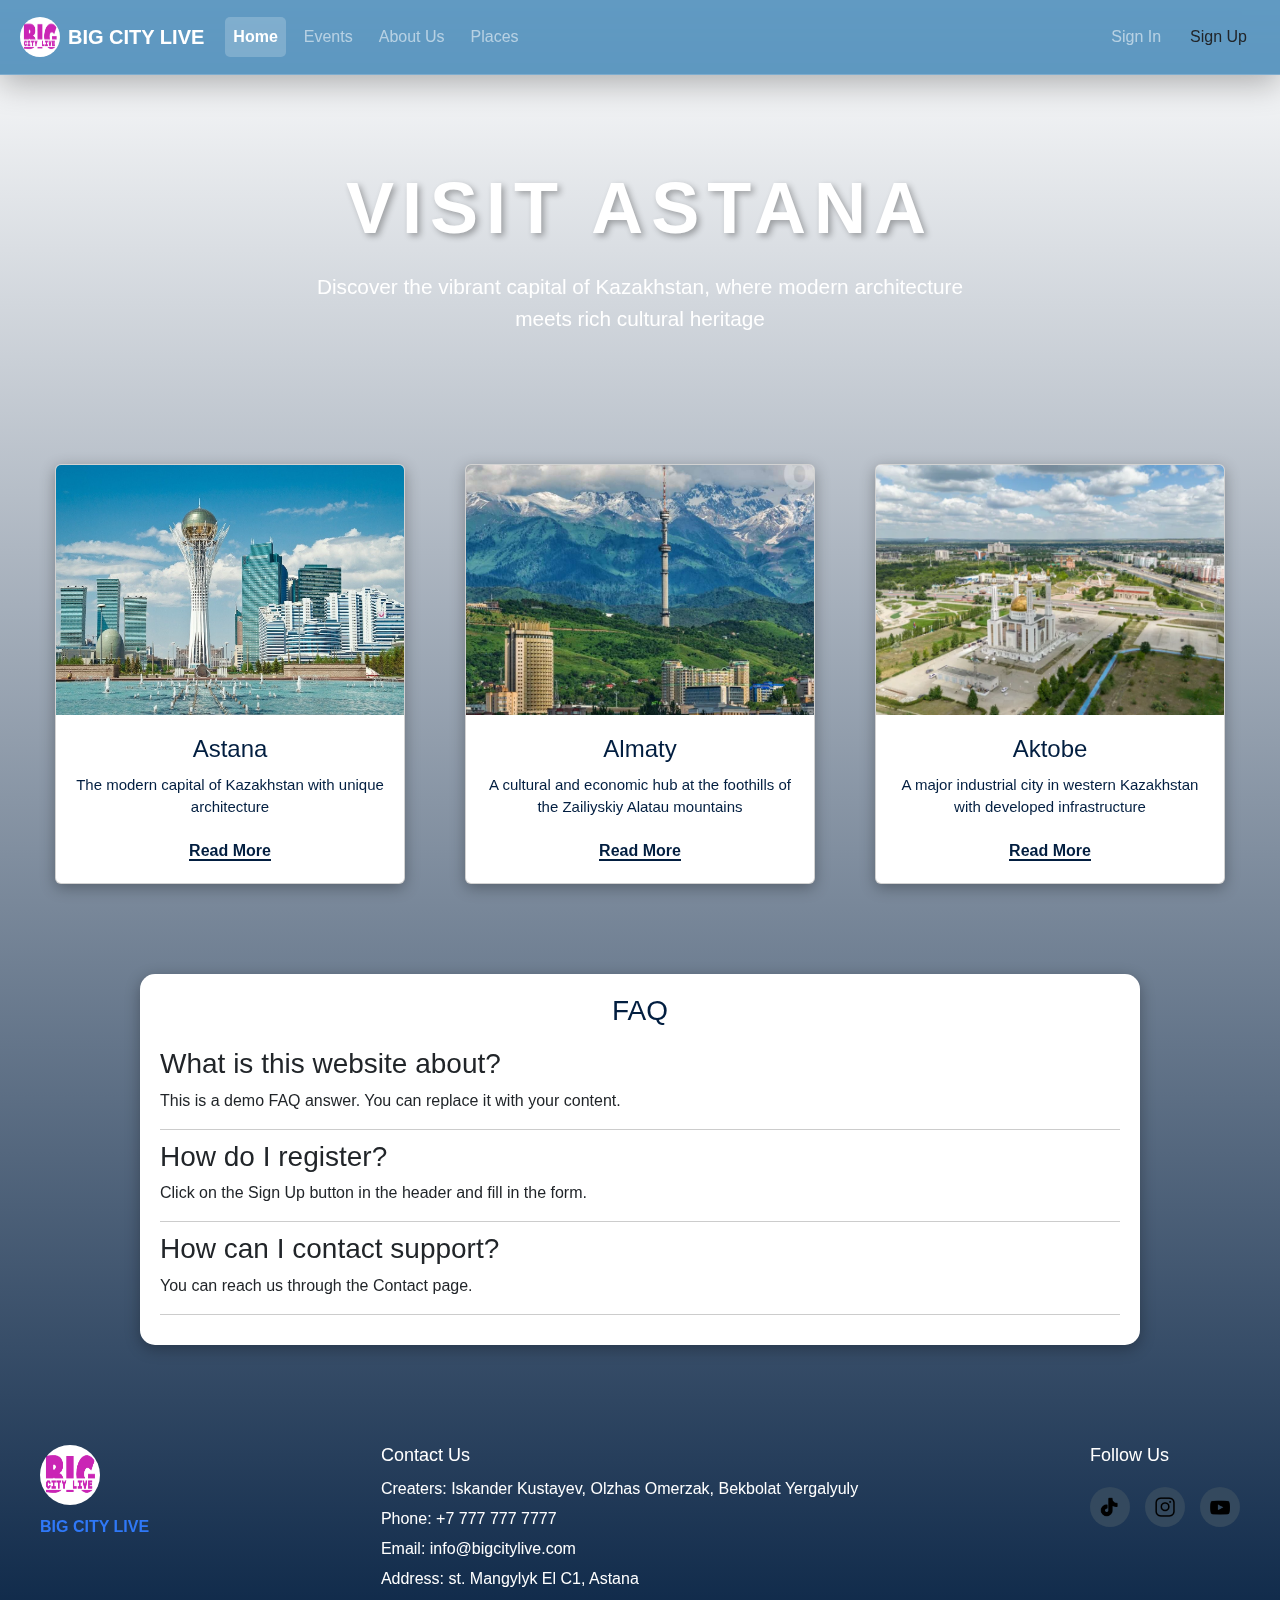
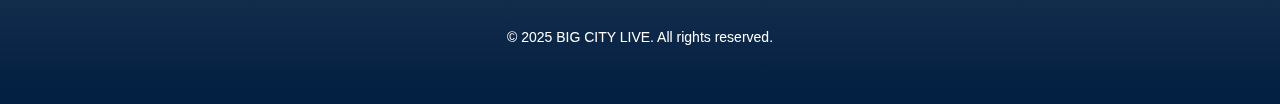
<file: index.html>
<!DOCTYPE html>
<html lang="en">
<head>
  <meta charset="UTF-8">
  <meta name="viewport" content="width=device-width, initial-scale=1.0">
  <title>BIG CITY LIVE</title>
  <link rel="stylesheet" href="main.css">
  <link href="https://cdn.jsdelivr.net/npm/bootstrap@5.3.2/dist/css/bootstrap.min.css" rel="stylesheet">
</head>
<body>
  <!-- Main Content -->
  <div class="main-content">

  <nav class="navbar navbar-expand-lg navbar-dark bg-primary">
    <div class="container">
      <a class="navbar-brand d-flex align-items-center" href="index.html">
        <img src="images/logo.png" alt="Logo" width="40" height="40" class="rounded-circle me-2">
        <span class="fw-bold">BIG CITY LIVE</span>
      </a>
      
      <!-- Simple responsive menu without toggle functionality -->
      <div class="d-lg-flex flex-grow-1">
        <ul class="navbar-nav me-auto d-none d-lg-flex">
          <li class="nav-item">
            <a class="nav-link active" href="index.html">Home</a>
          </li>
          <li class="nav-item">
            <a class="nav-link" href="pages/events.html">Events</a>
          </li>
          <li class="nav-item">
            <a class="nav-link" href="pages/about.html">About Us</a>
          </li>
          <li class="nav-item">
            <a class="nav-link" href="pages/cities.html">Places</a>
          </li>
        </ul>
        
        <div class="navbar-nav ms-auto d-none d-lg-flex">
          <a class="nav-link btn btn-outline-light me-2" href="../pages/login.html">Sign In</a>
          <a class="nav-link btn btn-warning text-dark" href="#">Sign Up</a>
        </div>
      </div>

      <!-- Mobile menu (simple dropdown without JS) -->
      <div class="d-lg-none">
        <select class="form-select bg-dark text-white border-0" onchange="window.location.href=this.value">
          <option value="index.html" selected>Home</option>
          <option value="pages/events.html">Events</option>
          <option value="pages/about.html">About Us</option>
          <option value="#">Categories</option>
          <option disabled>---</option>
          <option value="pages/login.html">Sign In</option>
          <option value="#">Sign Up</option>
        </select>
      </div>
    </div>
  </nav>



   <!-- Visit Astana Banner -->
  <section class="visit-banner">
    <div class="banner-decoration"></div>
    <h1>VISIT ASTANA</h1>
    <p>Discover the vibrant capital of Kazakhstan, where modern architecture meets rich cultural heritage</p>
  </section>



  <!-- Card container -->
  <div class="card-container">
    <!-- Card 1 -->
    <div class="card">
      <div class="card-image">
        <img src="images/astanaimage.png" alt="Astana Image">
      </div>
      <div class="card-text">
        <h2>Astana</h2>
        <p>The modern capital of Kazakhstan with unique architecture</p>
        <a href="pages/details1.html">Read More</a>
      </div>
    </div>

    <!-- Card 2 -->
    <div class="card">
      <div class="card-image">
        <img src="images/almatyimg.png" alt="Almaty Image">
      </div>
      <div class="card-text">
        <h2>Almaty</h2>
        <p>A cultural and economic hub at the foothills of the Zailiyskiy Alatau mountains</p>
        <a href="#">Read More</a>
      </div>
    </div>

    <!-- Card 3 -->
    <div class="card">
      <div class="card-image">
        <img src="images/aktobeimg.png" alt="Aktobe Image">
      </div>
      <div class="card-text">
        <h2>Aktobe</h2>
        <p>A major industrial city in western Kazakhstan with developed infrastructure</p>
        <a href="#">Read More</a>
      </div>
    </div>
  </div>


  
  

  <!-- FAQ -->
  <section class="faq">
    <h2>FAQ</h2>
    <div class="faq-item">
      <h3>What is this website about?</h3>
      <p>This is a demo FAQ answer. You can replace it with your content.</p>
    </div>
    <div class="faq-item">
      <h3>How do I register?</h3>
      <p>Click on the Sign Up button in the header and fill in the form.</p>
    </div>
    <div class="faq-item">
      <h3>How can I contact support?</h3>
      <p>You can reach us through the Contact page.</p>
    </div>
  </section>

  <!-- Footer -->
  <footer>
    <div class="footer-container">
      <!-- Logo -->
      <div class="footer-logo">
        <img src="images/logo.png" alt="Company Logo">
        <p>BIG CITY LIVE</p>
      </div>

      <!-- Contacts -->
      <div class="footer-info">
        <h3>Contact Us</h3>
        <p>Creaters: Iskander Kustayev, Olzhas Omerzak, Bekbolat Yergalyuly</p>
        <p>Phone: +7 777 777 7777</p>
        <p>Email: info@bigcitylive.com</p>
        <p>Address: st. Mangylyk El C1, Astana</p>
      </div>

      <!-- Networks -->
      <div class="footer-social">
        <h3>Follow Us</h3>
          <div class="social-links">
            <a href="https://www.tiktok.com/@fxrnweh9?_t=ZM-8zwcUwP9XSt&_r=1" target="_blank"><img src="images/tiktokimg.png" alt="TikTok" width="20" height="20"></a>
            <a href="https://www.instagram.com/bekbolatergaliuly?igsh=bzQxdDBpdjAyOXFv&utm_source=qr" target="_blank"><img src="images/instaimg.png" alt="Instagram" width="20" height="20"></a>
            <a href="https://www.instagram.com/bekbolatergaliuly?igsh=bzQxdDBpdjAyOXFv&utm_source=qr" target="_blank"><img src="images/youtubeimg.png" alt="YouTube" width="20" height="20"></a>
          </div>
        </div>
      </div>
    <p class="footer-bottom">&copy; 2025 BIG CITY LIVE. All rights reserved.</p>
  </footer>

  </div> <!-- Close main-content -->

</body>
</html>
</file>
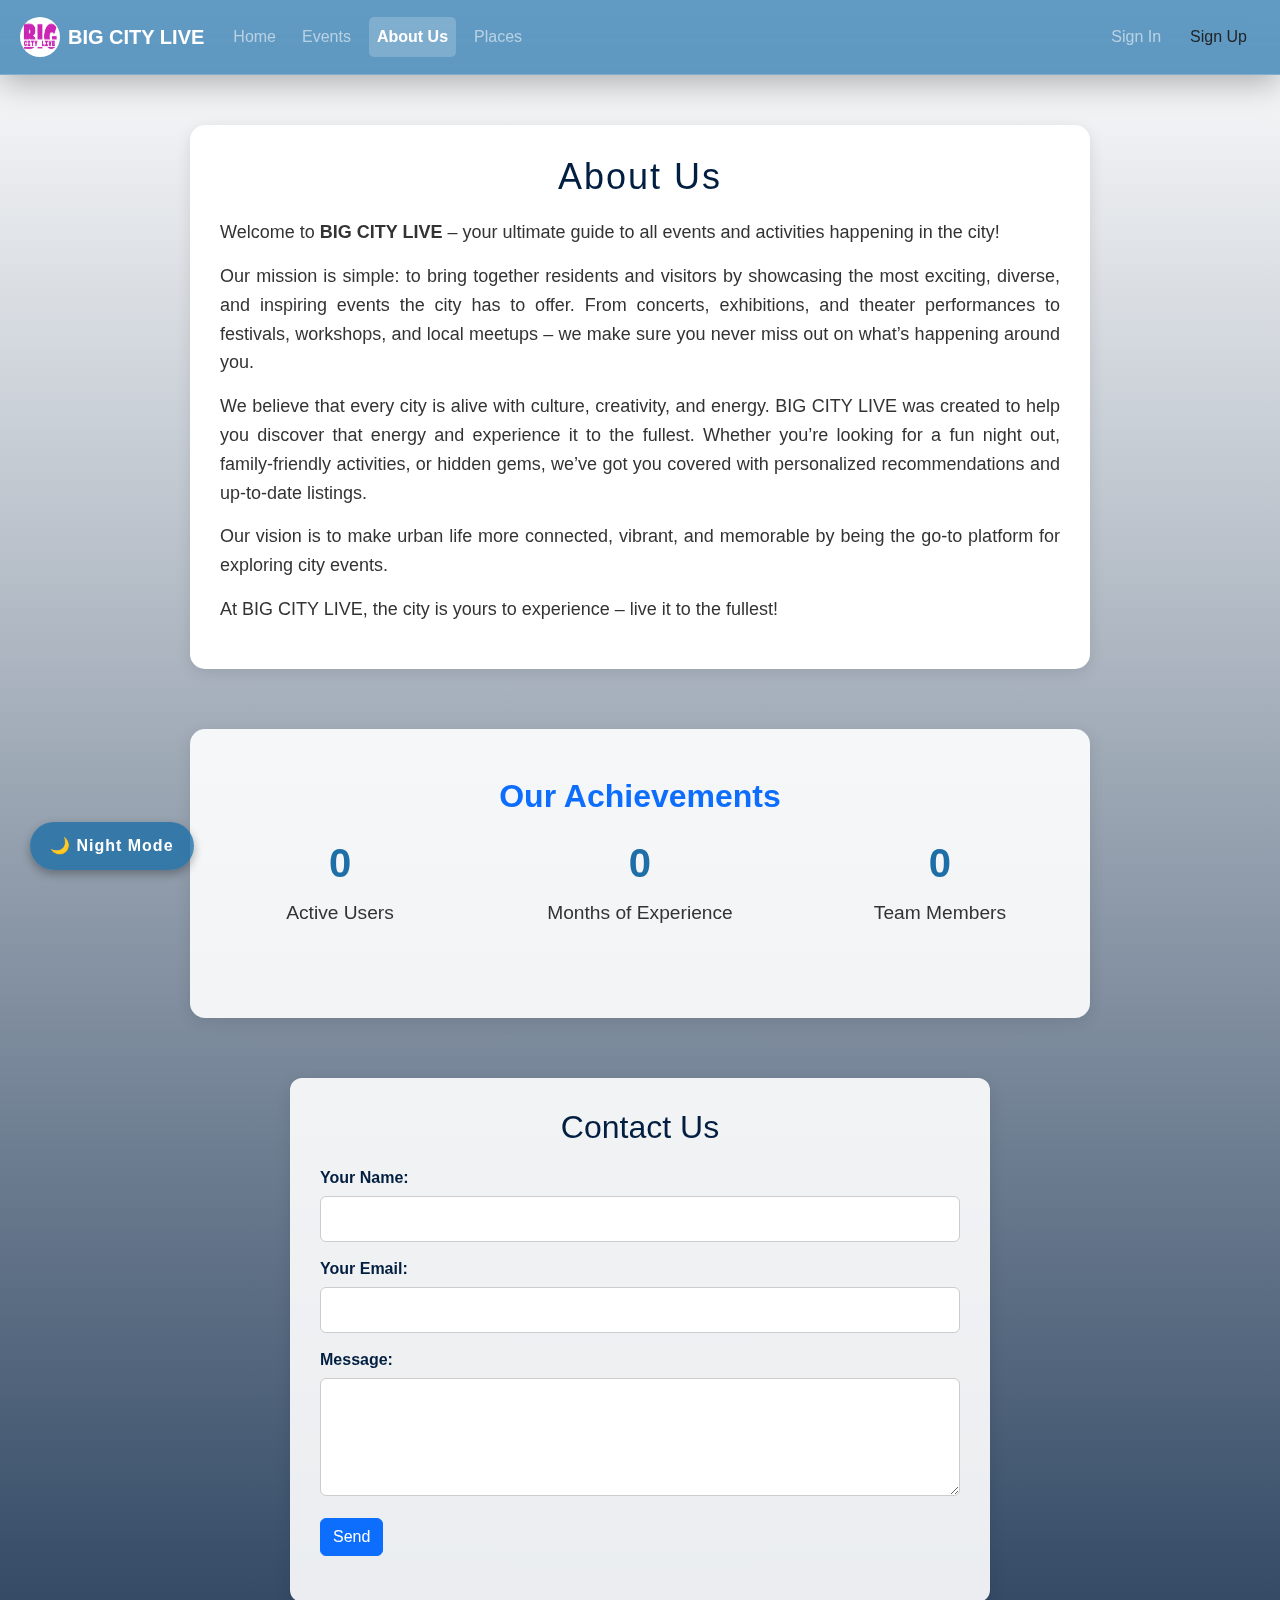
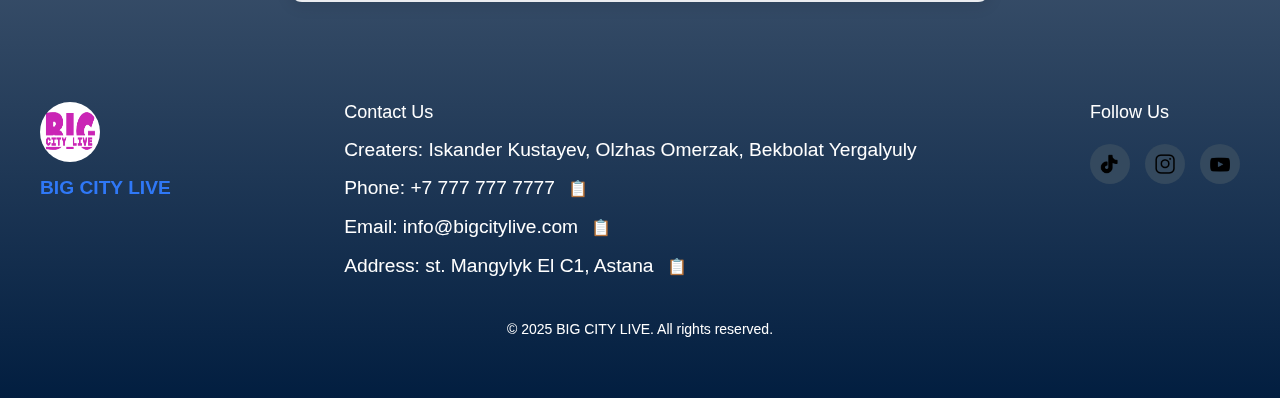
<file: pages/about.html>
<!DOCTYPE html>
<html lang="en">
<head>
    <meta charset="UTF-8">
    <meta name="viewport" content="width=device-width, initial-scale=1.0">
    <title>About Us</title>
    <script src="https://ajax.googleapis.com/ajax/libs/jquery/3.7.1/jquery.min.js"></script>
    <link rel="stylesheet" href="../styles/aboutstyle.css">
    <link href="https://cdn.jsdelivr.net/npm/bootstrap@5.3.2/dist/css/bootstrap.min.css" rel="stylesheet">
</head>
<body>

  <!-- Scroll Progress Bar -->
  <div id="scrollProgress"></div>



   <!-- Main Content -->
  <div class="main-content">

  <nav class="navbar navbar-expand-lg navbar-dark bg-primary">
    <div class="container">
      <a class="navbar-brand d-flex align-items-center" href="../index.html">
        <img src="../images/logo.png" alt="Logo" width="40" height="40" class="rounded-circle me-2">
        <span class="fw-bold">BIG CITY LIVE</span>
      </a>
      
      <!-- Simple responsive menu without toggle functionality -->
      <div class="d-lg-flex flex-grow-1">
        <ul class="navbar-nav me-auto d-none d-lg-flex">
          <li class="nav-item">
            <a class="nav-link" href="../index.html">Home</a>
          </li>
          <li class="nav-item">
            <a class="nav-link" href="../pages/events.html">Events</a>
          </li>
          <li class="nav-item">
            <a class="nav-link active" href="../pages/about.html">About Us</a>
          </li>
          <li class="nav-item">
            <a class="nav-link" href="../pages/cities.html">Places</a>
          </li>
        </ul>
        
        <div class="navbar-nav ms-auto d-none d-lg-flex">
          <a class="nav-link btn btn-outline-light me-2" href="../pages/login.html">Sign In</a>
          <a class="nav-link btn btn-warning text-dark" href="#">Sign Up</a>
        </div>
      </div>

      <!-- Mobile menu (simple dropdown without JS) -->
      <div class="d-lg-none">
        <select class="form-select bg-dark text-white border-0" onchange="window.location.href=this.value">
          <option value="index.html" selected>Home</option>
          <option value="pages/events.html">Events</option>
          <option value="pages/about.html">About Us</option>
          <option value="#">Categories</option>
          <option disabled>---</option>
          <option value="pages/login.html">Sign In</option>
          <option value="#">Sign Up</option>
        </select>
      </div>
    </div>
  </nav>



   <!-- Main Content -->
  <main class="about-container">
    <section class="about-hero">
      <h1>About Us</h1>
      <p>
        Welcome to <strong>BIG CITY LIVE</strong> – your ultimate guide to all events and activities happening in the city!
      </p>
      <p>
        Our mission is simple: to bring together residents and visitors by showcasing the most exciting, diverse, and inspiring events the city has to offer. 
        From concerts, exhibitions, and theater performances to festivals, workshops, and local meetups – we make sure you never miss out on what’s happening around you.
      </p>
      <p>
        We believe that every city is alive with culture, creativity, and energy. BIG CITY LIVE was created to help you discover that energy and experience it to the fullest. 
        Whether you’re looking for a fun night out, family-friendly activities, or hidden gems, we’ve got you covered with personalized recommendations and up-to-date listings.
      </p>
      <p>
        Our vision is to make urban life more connected, vibrant, and memorable by being the go-to platform for exploring city events.
      </p>
      <p>
        At BIG CITY LIVE, the city is yours to experience – live it to the fullest!
      </p>
    </section>
  </main>


  <!-- Stats Section -->
  <section class="stats-section text-center py-5">
    <div class="container">
      <h2 class="fw-bold mb-4 text-primary">Our Achievements</h2>
      <div class="row justify-content-center">
        
        <div class="col-md-4 mb-4">
          <h3 class="counter" data-count="4">0</h3>
          <p>Active Users</p>
        </div>

        <div class="col-md-4 mb-4">
          <h3 class="counter" data-count="3">0</h3>
          <p>Months of Experience</p>
        </div>

        <div class="col-md-4 mb-4">
          <h3 class="counter" data-count="3">0</h3>
          <p>Team Members</p>
        </div>

      </div>
    </div>
  </section>


  <!-- Contact Form Section -->
  <section class="contact-section">
    <h2>Contact Us</h2>
    <form id="contactForm">
      <div class="form-group">
        <label for="name">Your Name:</label>
        <input type="text" id="name" name="name" required>
      </div>

      <div class="form-group">
        <label for="email">Your Email:</label>
        <input type="email" id="email" name="email" required>
      </div>

      <div class="form-group">
        <label for="message">Message:</label>
        <textarea id="message" name="message" rows="4" required></textarea>
      </div>

      <button type="submit" class="btn btn-primary">Send</button>
    </form>

    <p id="responseMessage" class="response-msg"></p>
  </section>


  <!-- Footer -->
  <footer>
    <div class="footer-container">
      <!-- Logo -->
      <div class="footer-logo">
        <img src="../images/logo.png" alt="Company Logo">
        <p>BIG CITY LIVE</p>
      </div>

      <!-- Contacts -->
      <div class="footer-info">
        <h3>Contact Us</h3>
        <p>Creaters: Iskander Kustayev, Olzhas Omerzak, Bekbolat Yergalyuly</p>

        <p>
          Phone: <span id="phone">+7 777 777 7777</span>
          <button class="copy-btn" data-target="phone">📋</button>
        </p>

        <p>
          Email: <span id="email">info@bigcitylive.com</span>
          <button class="copy-btn" data-target="email">📋</button>
        </p>

        <p>
          Address: <span id="address">st. Mangylyk El C1, Astana</span>
          <button class="copy-btn" data-target="address">📋</button>
        </p>
      </div>

      <!-- Networks -->
      <div class="footer-social">
        <h3>Follow Us</h3>
        <div class="social-links">
          <a href="https://www.tiktok.com/@fxrnweh9?_t=ZM-8zwcUwP9XSt&_r=1" target="_blank"><img src="../images/tiktokimg.png" alt="TikTok" width="20" height="20"></a>
          <a href="https://www.instagram.com/bekbolatergaliuly?igsh=bzQxdDBpdjAyOXFv&utm_source=qr" target="_blank"><img src="../images/instaimg.png" alt="Instagram" width="20" height="20"></a>
          <a href="https://www.instagram.com/bekbolatergaliuly?igsh=bzQxdDBpdjAyOXFv&utm_source=qr" target="_blank"><img src="../images/youtubeimg.png" alt="YouTube" width="20" height="20"></a>
        </div>
      </div>
    </div>

    <p class="footer-bottom">&copy; 2025 BIG CITY LIVE. All rights reserved.</p>
  </footer>


  <button id="themeToggleBtn" class="btn btn-outline-secondary">🌙 Night Mode</button>


  <script src="../scripts/navbarKeys.js"></script>
  <script>
    enableArrowNavigation([
      "../index.html",
      "events.html",
      "about.html",
      "cities.html"
    ]);
  </script>

  <!-- Toast Notification Container -->
  <div id="toastContainer"></div>

  <script src="../scripts/headerscript.js"></script>
  <script src="../scripts/dntheme.js"></script>
  <script src="../scripts/aboutUssc.js"></script>
  <script src="../scripts/footer.js"></script>
  <script src="../scripts/scrollbar.js"></script>


</body>
</html>
</file>
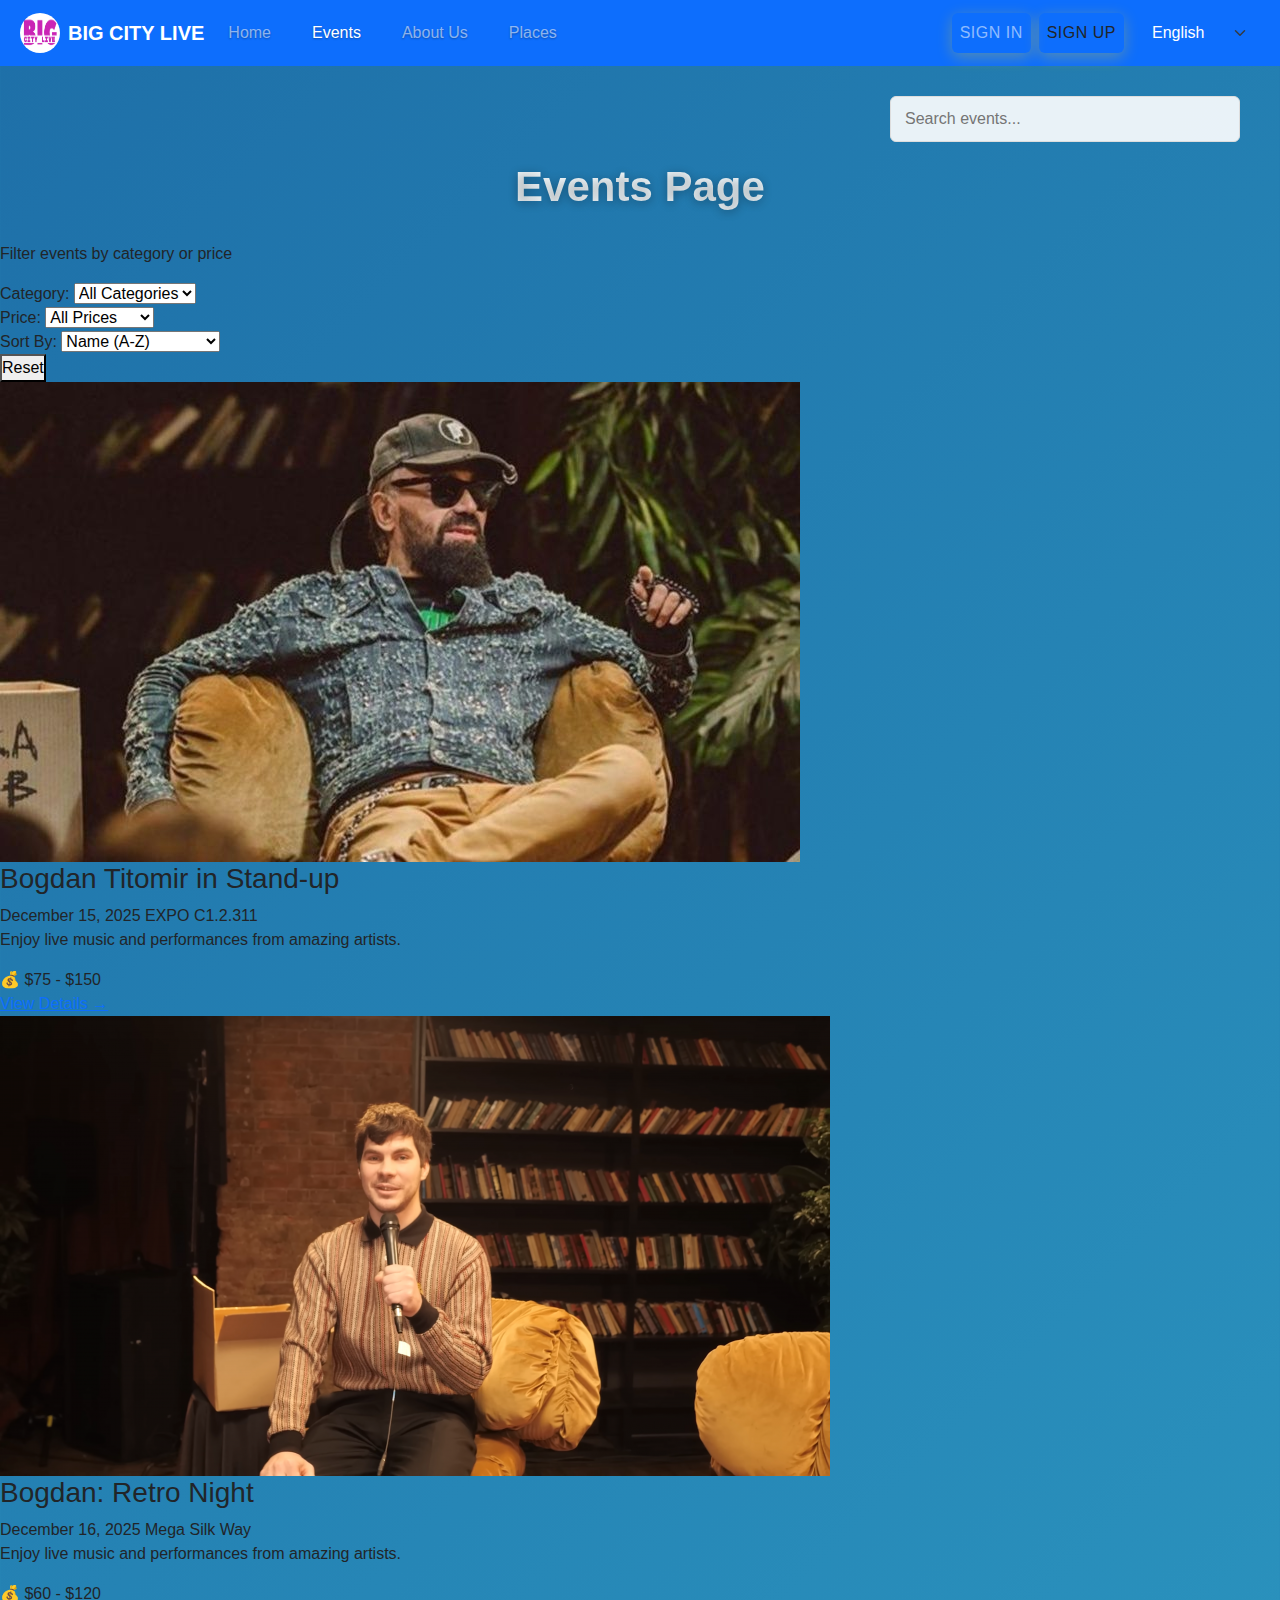
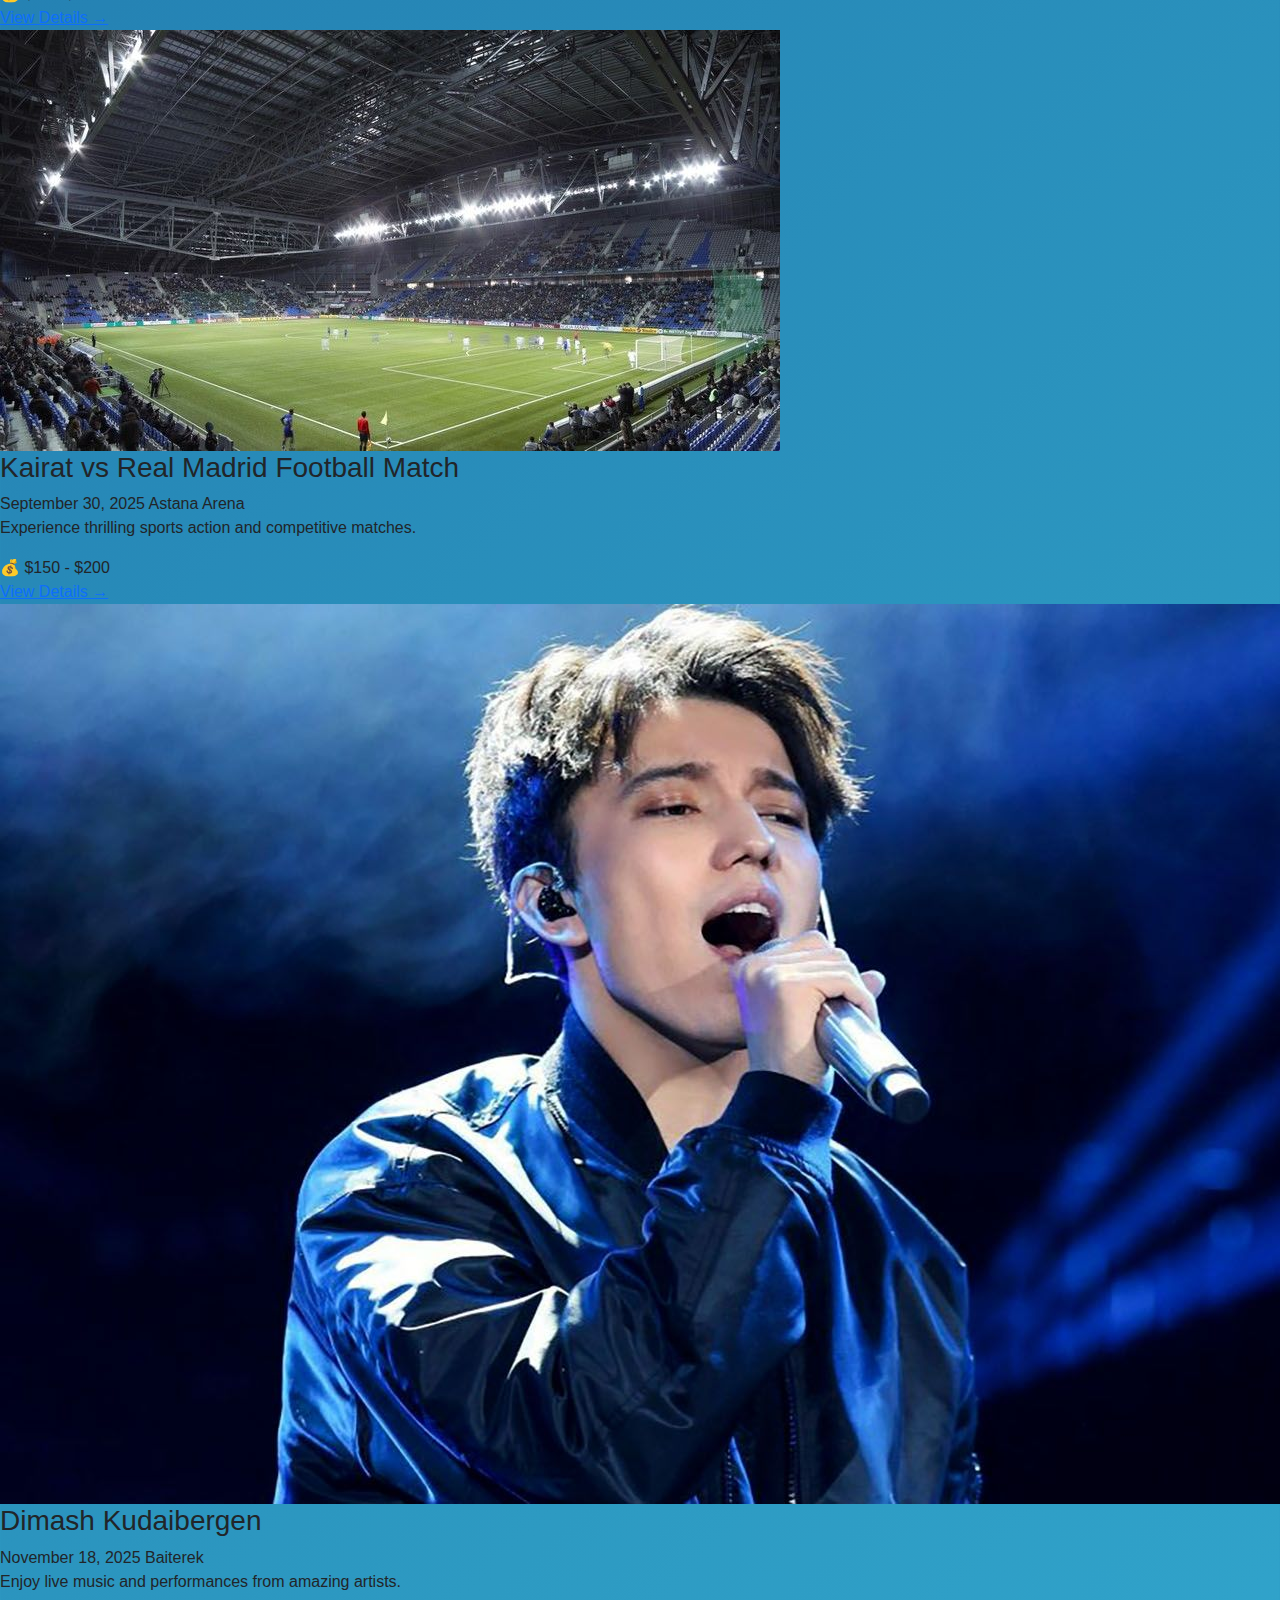
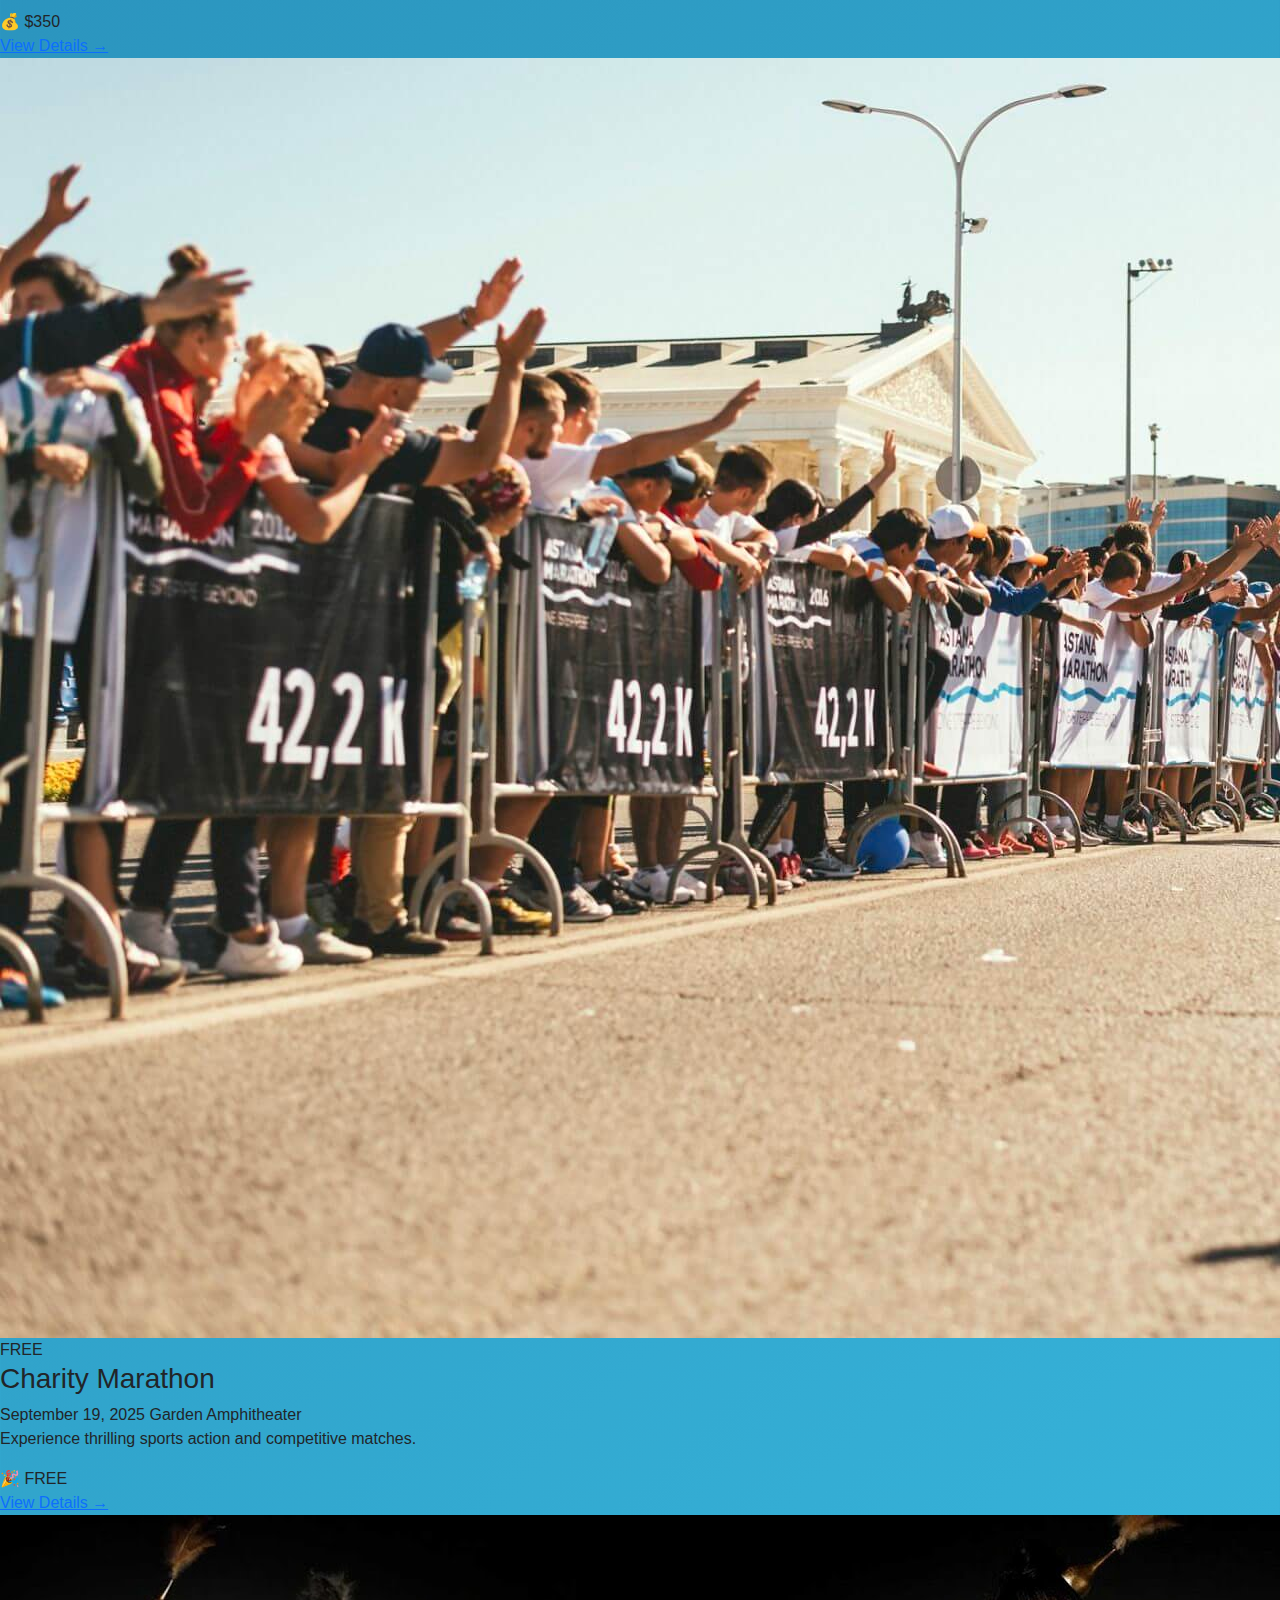
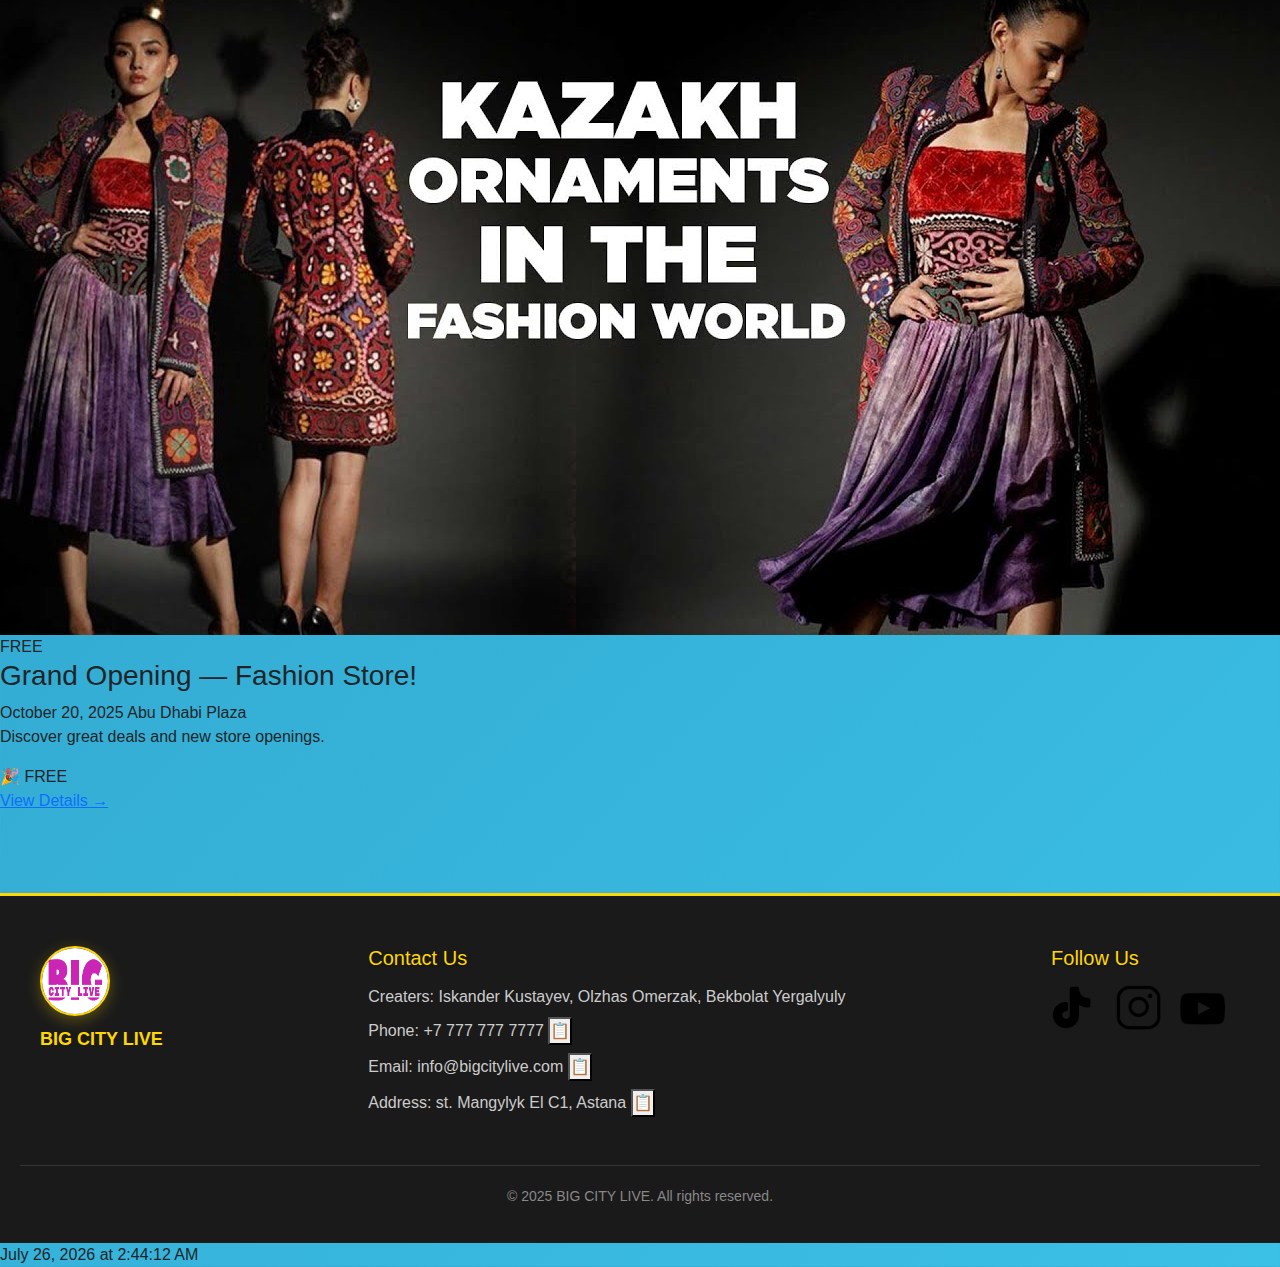
<file: pages/events.html>
<!DOCTYPE html>
<html lang="en">
<head>
    <meta charset="UTF-8">
    <meta name="viewport" content="width=device-width, initial-scale=1.0">
    <title>Big City Life - Events</title>
    <link rel="stylesheet" href="../styles/event_style.css">
    <link href="https://cdn.jsdelivr.net/npm/bootstrap@5.3.2/dist/css/bootstrap.min.css" rel="stylesheet">
    <!-- Add jQuery CDN -->
    <script src="https://ajax.googleapis.com/ajax/libs/jquery/3.7.1/jquery.min.js"></script>
    <script src="../scripts/eventsManager.js"></script>


</head>
<body>

    <!-- Scroll Progress Bar -->
    <div id="scrollProgress"></div>



    <!-- Updated Header to match home page exactly -->
    <nav class="navbar navbar-expand-lg navbar-dark bg-primary">
        <div style="width: 100%; max-width: 100%; padding: 0 20px; margin: 0; display: flex; align-items: center; justify-content: space-between;">
            <a class="navbar-brand d-flex align-items-center" href="../index.html">
                <img src="../images/logo.png" alt="Logo" width="40" height="40" class="rounded-circle me-2">
                <span class="fw-bold">BIG CITY LIVE</span>
            </a>
            
            <!-- Simple responsive menu without toggle functionality -->
            <div class="d-lg-flex flex-grow-1">
                <ul class="navbar-nav me-auto d-none d-lg-flex">
                    <li class="nav-item">
                        <a class="nav-link" href="../index.html">Home</a>
                    </li>
                    <li class="nav-item">
                        <a class="nav-link active" href="events.html">Events</a>
                    </li>
                    <li class="nav-item">
                        <a class="nav-link" href="about.html">About Us</a>
                    </li>
                    <li class="nav-item">
                        <a class="nav-link" href="cities.html">Places</a>
                    </li>
                </ul>
                
                <div class="navbar-nav ms-auto d-none d-lg-flex">
                    <a class="nav-link btn btn-outline-light me-2" href="login.html">Sign In</a>
                    <a class="nav-link btn btn-warning text-dark" href="#">Sign Up</a>
                </div>
            </div>

            <!-- Language selector -->
            <select id="languageSelect" class="form-select bg-primary text-white border-0 ms-3" style="width: 120px;">
                <option value="en" selected>English</option>
                <option value="ru">Русский</option>
            </select>
    
            <!-- Mobile menu (simple dropdown without JS) -->
            <div class="d-lg-none">
                <select class="form-select bg-dark text-white border-0" onchange="window.location.href=this.value">
                    <option value="../index.html">Home</option>
                    <option value="events.html" selected>Events</option>
                    <option value="about.html">About Us</option>
                    <option value="cities.html">Places</option>
                    <option disabled>---</option>
                    <option value="login.html">Sign In</option>
                    <option value="#">Sign Up</option>
                </select>
            </div>
        </div>
    </nav>

    <main style="width: 100%; max-width: 100%; padding: 0; margin: 0;">

        <!-- Search Bar on Right Side -->
        <div class="event-search-container" style="display: flex; justify-content: flex-end; margin: 30px 40px 20px 0; position: relative;">
            <div style="position: relative; max-width: 350px; width: 100%;">
                <input type="text" id="eventSearch" placeholder="Search events..." style="padding: 10px 14px; border: 1px solid #ddd; border-radius: 6px; width: 100%; background: rgba(255, 255, 255, 0.9); color: #333; font-size: 16px;">
                <div id="suggestions" style="position: absolute; top: 100%; left: 0; right: 0; background: white; border: 1px solid #ddd; border-top: none; max-height: 150px; overflow-y: auto; display: none; z-index: 1000; border-radius: 0 0 6px 6px; box-shadow: 0 4px 8px rgba(0,0,0,0.1);"></div>
            </div>
        </div>

        <!-- Centered Page Title -->
        <h1 class="page-title" style="text-align: center; margin: 0 0 30px 0; padding: 0; width: 100%;">Events Page</h1>

        <div class="events-grid" style="width: 100%; max-width: 100%; padding: 0 20px; margin: 0;">

        <div class="events-grid" style="width: 100%; max-width: 100%; padding: 0 20px; margin: 0;">
            <!-- Event 1 -->
            <div class="event-card">
                <img src="../images/Details1.jpeg" alt="Богдан Титомир" class="event-image">
                <div class="event-info">
                    <h2 class="event-title">Bogdan Titomir</h2>
                    <div class="event-meta">
                        <span>December 15, 2025</span>
                        <span>EXPO C1.2.311</span>
                    </div>
                    <p class="event-description">Enjoy an incredible performance and meet your favourite character from the 90s music scene.</p>
                    <a href="details1.html" class="btn">View Details</a>
                </div>
            </div>

            <!-- Event 2 -->
            <div class="event-card">
                <img src="../images/Details2.png" alt="Богдан Титомир" class="event-image">
                <div class="event-info">
                    <h2 class="event-title">Bogdan: Retro Night</h2>
                    <div class="event-meta">
                        <span>December 16, 2025</span>
                        <span>Mega Silk Way</span>
                    </div>
                    <p class="event-description">A special retro night featuring the iconic hits of Богдан with special guests.</p>
                    <a href="details2.html" class="btn">View Details</a>
                </div>
            </div>

            <!-- Event 3 -->
            <div class="event-card">
                <img src="../images/Details3.jpeg" alt="" class="event-image">
                <div class="event-info">
                    <h2 class="event-title">Kairat vs Real Madrid Football Match</h2>
                    <div class="event-meta">
                        <span>September 30, 2025</span>
                        <span>Astana Arena</span>
                    </div>
                    <p class="event-description">One stadium. Two great teams. A battle for glory.</p>
                    <a href="details3.html" class="btn">View Details</a>
                </div>
            </div>

            <!-- Event 4 -->
            <div class="event-card">
                <img src="../images/Details4.jpeg" alt="" class="event-image">
                <div class="event-info">
                    <h2 class="event-title">Dimash Kudaibergen in Astana</h2>
                    <div class="event-meta">
                        <span>November 18, 2025</span>
                        <span>Baiterek</span>
                    </div>
                    <p class="event-description">One voice. One night. A lifetime memory.Dimash Kudaibergen</p>
                    <a href="details4.html" class="btn">View Details</a>
                </div>
            </div>

            <!-- Event 5 -->
            <div class="event-card">
                <img src="../images/Details5.jpeg" alt="" class="event-image">
                <div class="event-info">
                    <h2 class="event-title">Charity Marathon!</h2>
                    <div class="event-meta">
                        <span>September 19, 2025</span>
                        <span>Mangilik el street</span>
                    </div>
                    <p class="event-description">Expect an atmosphere full of energy, music, and encouragement as we move together toward one shared goal — making the world a better place.</p>
                    <a href="details5.html" class="btn">View Details</a>
                </div>
            </div>

            <!-- Event 6 -->
            <div class="event-card">
                <img src="../images/Details6.jpeg" alt="" class="event-image">
                <div class="event-info">
                    <h2 class="event-title">Grand Opening — Fashion Store!</h2>
                    <div class="event-meta">
                        <span>October 20, 2025</span>
                        <span>Abu Dhabi Plaza</span>
                    </div>
                    <p class="event-description">Don't miss the excitement, the exclusive offers, and the chance to grab your favorite looks before they're gone.</p>
                    <a href="details6.html" class="btn">View Details</a>
                </div>
            </div>
        </div>
    </main>

    <!-- Footer -->
  <footer>
    <div class="footer-container">
      <!-- Logo -->
      <div class="footer-logo">
        <img src="../images/logo.png" alt="Company Logo">
        <p>BIG CITY LIVE</p>
      </div>

      <!-- Contacts -->
      <div class="footer-info">
        <h3>Contact Us</h3>
        <p>Creaters: Iskander Kustayev, Olzhas Omerzak, Bekbolat Yergalyuly</p>

        <p>
          Phone: <span id="phone">+7 777 777 7777</span>
          <button class="copy-btn" data-target="phone">📋</button>
        </p>

        <p>
          Email: <span id="email">info@bigcitylive.com</span>
          <button class="copy-btn" data-target="email">📋</button>
        </p>

        <p>
          Address: <span id="address">st. Mangylyk El C1, Astana</span>
          <button class="copy-btn" data-target="address">📋</button>
        </p>
      </div>

      <!-- Networks -->
      <div class="footer-social">
        <h3>Follow Us</h3>
        <div class="social-links">
          <a href="https://www.tiktok.com/@fxrnweh9?_t=ZM-8zwcUwP9XSt&_r=1" target="_blank"><img src="../images/tiktokimg.png" alt="TikTok" width="20" height="20"></a>
          <a href="https://www.instagram.com/bekbolatergaliuly?igsh=bzQxdDBpdjAyOXFv&utm_source=qr" target="_blank"><img src="../images/instaimg.png" alt="Instagram" width="20" height="20"></a>
          <a href="https://www.instagram.com/bekbolatergaliuly?igsh=bzQxdDBpdjAyOXFv&utm_source=qr" target="_blank"><img src="../images/youtubeimg.png" alt="YouTube" width="20" height="20"></a>
        </div>
      </div>
    </div>

    <p class="footer-bottom">&copy; 2025 BIG CITY LIVE. All rights reserved.</p>
  </footer>


    <div id="datetime-block"></div>

    <script src="../scripts/navbarKeys.js"></script>
    <script>
        enableArrowNavigation([
            "../index.html",
            "events.html",
            "about.html",
            "cities.html"
        ]);
    </script>

    <script src="../scripts/datetime.js"></script>
    <script src="../scripts/headerscript.js"></script>
    <script src="../scripts/search.js"></script>
    <script src="../scripts/footer.js"></script>
    <script src="../scripts/scrollbar.js"></script>

</body>
</html>
</file>
<file: main.css>
* {
  margin: 0;
  padding: 0;
  box-sizing: border-box;
  font-family: Arial, sans-serif;
}

body {
  background: linear-gradient(to bottom, #ffffff00, #021e40), url('https://www.atomic-energy.ru/files/images/2023/11/1667557475_5-sportishka-com-p-astana-dostoprimechatelnosti-oboi-5.jpg') center/cover fixed; 
  transition: background 1s ease-in-out, color 0.5s;
  /* transition: background 0.5s ease, color 0.5s ease; */
  color: #fff;
}


/* Night Theme */
body.night-theme {
  background: linear-gradient(to bottom, rgba(0,0,0,0.5), #000),
              url('https://avatars.mds.yandex.net/i?id=84e6fc24431a2494c64ffe335ad98990_l-5288592-images-thumbs&n=13') center center / cover fixed;
  color: #eaeaea;
}

/* Day Theme */
body.day-theme {
  background: linear-gradient(to bottom, #ffffff00, #021e40),
              url('https://www.atomic-energy.ru/files/images/2023/11/1667557475_5-sportishka-com-p-astana-dostoprimechatelnosti-oboi-5.jpg') center center / cover fixed;
  color: #021e40;
}

/* === Day/Night Toggle Button === */
#themeToggleBtn {
  position: fixed;
  bottom: 30px; 
  left: 30px; 
  z-index: 9999; 
  background: rgba(30, 111, 168, 0.8);
  color: white;
  border: none;
  padding: 12px 20px;
  border-radius: 30px;
  font-weight: 600;
  letter-spacing: 1px;
  cursor: pointer;
  box-shadow: 0 4px 10px rgba(0,0,0,0.3);
  transition: all 0.3s ease;
}

#themeToggleBtn:hover {
  background: #ffd700;
  color: #021e40;
  transform: translateY(-2px);
}


/* ===== NAVBAR STYLES ===== */
.navbar.bg-primary {
  background: rgba(30, 111, 168, 0.7) !important; 
  backdrop-filter: blur(20px) saturate(180%);
  -webkit-backdrop-filter: blur(20px) saturate(180%); /* For Safari */
  box-shadow: 0 8px 32px rgba(0,0,0,0.3);
  padding: 12px 20px !important;
  border-bottom: 1px solid rgba(255,255,255,0.2);
}

/* Make navbar full width */
.navbar .container {
  max-width: 100% !important;
  padding-left: 0 !important;
  padding-right: 0 !important;
}

.navbar-brand {
  font-size: 1.25rem;
}

.navbar-nav .nav-link {
  font-weight: 500;
  margin: 0 5px;
  border-radius: 5px;
  transition: all 0.3s ease;
}

.navbar-nav .nav-link:hover {
  background-color: rgba(255,255,255,0.1);
  transform: translateY(-1px);
}

.navbar-nav .nav-link.active {
  background-color: rgba(255,255,255,0.2);
  font-weight: bold;
}

/* Mobile select styling */
.form-select.bg-dark {
  background-color: #1e6fa8 !important;
  border: 1px solid rgba(255,255,255,0.3) !important;
}

.form-select.bg-dark:focus {
  border-color: #ffd700 !important;
  box-shadow: 0 0 0 0.2rem rgba(255, 215, 0, 0.25) !important;
}






/*-------------*/


/* Visit Astana Banner */
    .visit-banner {
      background: rgba(255, 255, 255, 0);
      color: white;
      text-align: center;
      padding: 60px 20px;
      margin: 30px 0;
      position: relative;
      overflow: hidden;
    }
    
    .visit-banner h1 {
      font-size: 4.5rem;
      font-weight: 900;
      text-transform: uppercase;
      letter-spacing: 8px;
      margin-bottom: 20px;
      text-shadow: 3px 3px 6px rgba(0,0,0,0.3);
      position: relative;
      z-index: 2;
    }
    
    .visit-banner p {
      font-size: 1.3rem;
      max-width: 700px;
      margin: 0 auto;
      position: relative;
      z-index: 2;
    }
    
    .banner-decoration {
      position: absolute;
      top: 0;
      left: 0;
      width: 100%;
      height: 100%;
      opacity: 0.1;
    }
    


/*-------------*/

/*new*/

/* Main block */
/* Container for all cards */
/* === Base layout === */
.card-container {
  display: grid;
  grid-template-columns: repeat(3, 1fr); /* desktop: 3 in a row */
  gap: 30px;
  padding: 40px;
  justify-items: center;
}

.card {
  display: flex;
  flex-direction: column;
  align-items: center;
  width: 100%;            
  max-width: 350px;        
  height: 450px;
  background: white;
  border-radius: 15px;
  box-shadow: 0 4px 15px rgba(0, 0, 0, 0.3);
  overflow: hidden;
  transition: transform 0.3s, box-shadow 0.3s;
}

.card:hover {
  transform: translateY(-10px);
  box-shadow: 0 8px 20px rgba(0, 0, 0, 0.4);
}

.card-image img {
  width: 100%;
  height: 250px;
  object-fit: cover;
}

.card-text {
  padding: 20px;
  text-align: center;
  color: #021e40;
}

.card-text h2 {
  font-size: 24px;
  margin-bottom: 10px;
}

.card-text p {
  font-size: 15px;
  margin-bottom: 20px;
}

.card-text a {
  text-decoration: none;
  color: #021e40;
  font-weight: bold;
  border-bottom: 2px solid #021e40;
}

/* === MEDIA QUERIES === */

/* 🟡 Tablet (от 576px до 991px): 2 card in row*/
@media (max-width: 991px) {
  .card-container {
    grid-template-columns: repeat(2, 1fr);
    padding: 30px;
  }

  .card-text h2 {
    font-size: 22px;
  }

  .card-text p {
    font-size: 14px;
  }
}

/* 🔵 Mobile (до 575px): 1 card in row */
@media (max-width: 575px) {
  .card-container {
    grid-template-columns: 1fr;
    padding: 20px;
  }

  .card {
    max-width: 100%;
    height: auto;
  }

  .card-image img {
    height: 200px;
  }

  .card-text h2 {
    font-size: 20px;
  }

  .card-text p {
    font-size: 13px;
  }
}

/* Read more button */
.read-more {
  display: inline-block;
  margin-top: 10px;
  color: #1e6fa8;
  font-weight: 600;
  text-decoration: none;
  border: 2px solid #1e6fa8;
  padding: 8px 18px;
  border-radius: 25px;
  transition: all 0.3s ease;
}

.read-more:hover {
  background: #1e6fa8;
  color: white;
  transform: translateY(-2px);
}



/* FAQ */
.faq {
  width: 80%;
  max-width: 1000px;
  margin: 50px auto;
  padding: 20px;
  background: white;
  border-radius: 15px;
  box-shadow: 0 4px 15px rgba(0, 0, 0, 0.3);
}

.faq h2 {
  font-size: 28px;
  margin-bottom: 20px;
  text-align: center;
  color: #021e40;
}

.faq-item {
  border-bottom: 1px solid #ccc;
  margin-bottom: 10px;
  overflow: hidden;
}

/* Question button */
.faq-question {
  background: none;
  border: none;
  width: 100%;
  text-align: left;
  padding: 15px;
  font-size: 18px;
  font-weight: 600;
  color: #021e40;
  cursor: pointer;
  display: flex;
  justify-content: space-between;
  align-items: center;
  transition: background 0.3s;
}

.faq-question:hover {
  background: #f0f4fa;
}

/* Arrow */
.arrow {
  transition: transform 0.3s;
}

/* Turn arrow  */
.faq-item.active .arrow {
  transform: rotate(180deg);
}

/* Hide answer */
.faq-answer {
  max-height: 0;
  overflow: hidden;
  transition: max-height 0.4s ease;
  padding: 0 15px;
}


.faq-item.active .faq-answer {
  max-height: 200px; /**/
  padding-bottom: 10px;
}

.faq-answer p {
  color: #021e40;
  font-size: 16px;
  line-height: 1.5;
}


/* Footer */
footer {
  background: #f5f5f500;
  padding: 40px 20px;
  margin-top: 60px;
  color: #ffffff;
}

.footer-container {
  display: flex;
  justify-content: space-between;
  align-items: flex-start;
  max-width: 1200px;
  margin: 0 auto;
  flex-wrap: wrap;
  gap: 40px;
}

.footer-logo img {
  width: 60px;
  height: 60px;
  border-radius: 50%;
}

.footer-logo p {
  margin-top: 10px;
  font-weight: bold;
  color: #2f78f7;
}

.footer-info h3,
.footer-social h3 {
  margin-bottom: 10px;
  font-size: 18px;
  color: #ffffff;
}

.footer-info p {
  margin-bottom: 6px;
  color: #ffffff;
}


.social-links {
  display: flex;
  gap: 15px;
  margin-top: 20px;
}
        
.social-links a {
  display: flex;
  align-items: center;
  justify-content: center;
  width: 40px;
  height: 40px;
  background-color: #34495e;
  border-radius: 50%;
  color: white;
  text-decoration: none;
  transition: all 0.3s;
}
        
.social-links a:hover {
  background-color: #e74c3c;
  transform: translateY(-3px);
}        

.footer-bottom {
  text-align: center;
  margin-top: 30px;
  font-size: 14px;
  color: #ffffff;
}




/* Day / Night themes */

/* Day theme */
.day-theme {
  background: linear-gradient(to bottom right, #e8f1ff, #ffffff);
  color: #021e40;
}

.day-theme .card {
  background: white;
  color: #021e40;
}

.day-theme .card-text a {
  color: #1e6fa8;
  border-color: #1e6fa8;
}

.day-theme .faq {
  background: white;
  color: #021e40;
}

.day-theme .faq-question {
  color: #021e40;
}

.day-theme .faq-answer p {
  color: #021e40;
}

/* Night theme */
.night-theme {
  background: linear-gradient(to bottom right, #0a1535, #0e1e4d);
  color: white;
}

/* cards */
.night-theme .card {
  background: linear-gradient(145deg, #162447, #1f4068);
  color: white;
  box-shadow: 0 4px 15px rgba(255, 255, 255, 0.15);
}

.night-theme .card-text a {
  color: #a8cfff;
  border-color: #a8cfff;
}

.night-theme .card-text a:hover {
  background: #a8cfff;
  color: #0a1535;
}


body.night-theme .card-text,
body.night-theme .card-text h2,
body.night-theme .card-text p,
body.night-theme .card-text a {
  color: white !important;
  border-color: white !important;
}


/* FAQ */
.night-theme .faq {
  background: linear-gradient(145deg, #1b2a4a, #0e1e4d);
  color: white;
  box-shadow: 0 4px 20px rgba(255, 255, 255, 0.15);
}

.night-theme .faq h2 {
  color: #ffffff;
}

.night-theme .faq-question {
  color: #ffffff;
}

.night-theme .faq-question:hover {
  background: rgba(255, 255, 255, 0.1);
}

.night-theme .faq-answer p {
  color: #d0dcff;
}

.card,
.faq {
  transition: background 0.5s ease, color 0.5s ease, box-shadow 0.5s ease;
}






/* Scroll Progress Bar */
#scrollProgress {
  position: fixed;
  top: 0;
  left: 0;
  height: 6px;
  width: 0%;
  background: linear-gradient(90deg, #00c6ff, #0072ff, #00ff88);
  border-radius: 5px;
  z-index: 9999;
  box-shadow: 0 0 10px rgba(0, 114, 255, 0.7);
  transition: width 0.1s ease-out;
}
</file>
<file: styles/aboutstyle.css>
* {
  margin: 0;
  padding: 0;
  box-sizing: border-box;
  font-family: Arial, sans-serif;
}

body {
  background: linear-gradient(to bottom, #ffffff00, #021e40), url('https://www.atomic-energy.ru/files/images/2023/11/1667557475_5-sportishka-com-p-astana-dostoprimechatelnosti-oboi-5.jpg') center/cover fixed; 
  transition: background 1s ease-in-out, color 0.5s;
  color: #fff;
}

/* Night Theme */
body.night-theme {
  background: linear-gradient(to bottom, rgba(0,0,0,0.5), #000),
              url('https://avatars.mds.yandex.net/i?id=84e6fc24431a2494c64ffe335ad98990_l-5288592-images-thumbs&n=13') center center / cover fixed;
  color: #eaeaea;
}

/* Day Theme */
body.day-theme {
  background: linear-gradient(to bottom, #ffffff00, #021e40),
              url('https://www.atomic-energy.ru/files/images/2023/11/1667557475_5-sportishka-com-p-astana-dostoprimechatelnosti-oboi-5.jpg') center center / cover fixed;
  color: #021e40;
}

/* === Day/Night Toggle Button === */
#themeToggleBtn {
  position: fixed;
  bottom: 30px; 
  left: 30px; 
  z-index: 9999;
  background: rgba(30, 111, 168, 0.8);
  color: white;
  border: none;
  padding: 12px 20px;
  border-radius: 30px;
  font-weight: 600;
  letter-spacing: 1px;
  cursor: pointer;
  box-shadow: 0 4px 10px rgba(0,0,0,0.3);
  transition: all 0.3s ease;
}

#themeToggleBtn:hover {
  background: #ffd700;
  color: #021e40;
  transform: translateY(-2px);
}

/* ===== NAVBAR STYLES ===== */
.navbar.bg-primary {
  background: rgba(30, 111, 168, 0.7) !important; 
  backdrop-filter: blur(20px) saturate(180%); 
  -webkit-backdrop-filter: blur(20px) saturate(180%); /* For Safari */
  box-shadow: 0 8px 32px rgba(0,0,0,0.3);
  padding: 12px 20px !important;
  border-bottom: 1px solid rgba(255,255,255,0.2);
}

/* Make navbar full width */
.navbar .container {
  max-width: 100% !important;
  padding-left: 0 !important;
  padding-right: 0 !important;
}

.navbar-brand {
  font-size: 1.25rem;
}

.navbar-nav .nav-link {
  font-weight: 500;
  margin: 0 5px;
  border-radius: 5px;
  transition: all 0.3s ease;
}

.navbar-nav .nav-link:hover {
  background-color: rgba(255,255,255,0.1);
  transform: translateY(-1px);
}

.navbar-nav .nav-link.active {
  background-color: rgba(255,255,255,0.2);
  font-weight: bold;
}

/* Mobile select styling */
.form-select.bg-dark {
  background-color: #1e6fa8 !important;
  border: 1px solid rgba(255,255,255,0.3) !important;
}

.form-select.bg-dark:focus {
  border-color: #ffd700 !important;
  box-shadow: 0 0 0 0.2rem rgba(255, 215, 0, 0.25) !important;
}






/* ---------- MAIN ---------- */
.about-container {
  max-width: 900px;
  margin: 50px auto;
  padding: 30px;
  background: #fff;
  border-radius: 15px;
  box-shadow: 0 4px 15px rgba(0,0,0,0.1);
}

.about-hero h1 {
  font-size: 36px;
  margin-bottom: 20px;
  text-align: center;
  color: #021e40;;
}

.about-hero p {
  font-size: 18px;
  line-height: 1.6;
  margin-bottom: 15px;
  text-align: justify;
  color: #333;
}


/*new*/
/*media queries*/

h1 {
  font-size: 3rem;       
  letter-spacing: 2px;
}
h2 {
  font-size: 2.2rem;
}
h3 {
  font-size: 1.8rem;
}
p {
  font-size: 1.2rem;
  line-height: 1.7;
}

/* Tablets (max 992 px) */
@media (max-width: 992px) {
  h1 {
    font-size: 2.4rem;
  }
  h2 {
    font-size: 1.8rem;
  }
  h3 {
    font-size: 1.5rem;
  }
  p {
    font-size: 1rem;
    line-height: 1.6;
  }

  header {
    flex-direction: column;
    align-items: center;
    gap: 10px;
  }

  nav ul {
    flex-wrap: wrap;
    justify-content: center;
    gap: 15px;
  }
}

/* Phone (max 576 px) */
@media (max-width: 576px) {
  h1 {
    font-size: 1.8rem;
    text-align: center;
  }
  h2 {
    font-size: 1.4rem;
  }
  h3 {
    font-size: 1.2rem;
  }
  p {
    font-size: 0.95rem;
    line-height: 1.5;
    text-align: justify;
  }

  header {
    flex-direction: column;
    padding: 10px 20px;
  }

  nav ul {
    flex-direction: column;
    align-items: center;
    gap: 8px;
  }

  .header-right {
    flex-direction: column;
    gap: 8px;
  }

  footer {
    text-align: center;
  }

  .footer-container {
    flex-direction: column;
    align-items: center;
  }
}


.contact-section {
  max-width: 700px;
  margin: 60px auto;
  padding: 30px;
  background: rgba(255,255,255,0.9);
  border-radius: 12px;
  box-shadow: 0 4px 15px rgba(0,0,0,0.1);
}

.contact-section h2 {
  text-align: center;
  color: #021e40;
  margin-bottom: 20px;
}

.form-group {
  margin-bottom: 15px;
}

label {
  display: block;
  font-weight: bold;
  margin-bottom: 6px;
  color: #021e40;
}

input, textarea {
  width: 100%;
  padding: 10px;
  border-radius: 6px;
  border: 1px solid #ccc;
  font-size: 16px;
}

input:focus, textarea:focus {
  border-color: #1e6fa8;
  outline: none;
}

.response-msg {
  margin-top: 15px;
  font-weight: bold;
  text-align: center;
}


/* Footer */
footer {
  background: #f5f5f500;
  padding: 40px 20px;
  margin-top: 60px;
  color: #ffffff;
}

.footer-container {
  display: flex;
  justify-content: space-between;
  align-items: flex-start;
  max-width: 1200px;
  margin: 0 auto;
  flex-wrap: wrap;
  gap: 40px;
}

.footer-logo img {
  width: 60px;
  height: 60px;
  border-radius: 50%;
}

.footer-logo p {
  margin-top: 10px;
  font-weight: bold;
  color: #2f78f7;
}

.footer-info h3,
.footer-social h3 {
  margin-bottom: 10px;
  font-size: 18px;
  color: #ffffff;
}

.footer-info p {
  margin-bottom: 6px;
  color: #ffffff;
}

.social-links {
  display: flex;
  gap: 15px;
  margin-top: 20px;
}
        
.social-links a {
  display: flex;
  align-items: center;
  justify-content: center;
  width: 40px;
  height: 40px;
  background-color: #34495e;
  border-radius: 50%;
  color: white;
  text-decoration: none;
  transition: all 0.3s;
}
        
.social-links a:hover {
  background-color: #e74c3c;
  transform: translateY(-3px);
}        

.footer-bottom {
  text-align: center;
  margin-top: 30px;
  font-size: 14px;
  color: #ffffff;
}


/* Day / Night theme*/


/* Day */
.day-theme .about-container {
  background: #ffffff;
  color: #021e40;
  box-shadow: 0 4px 15px rgba(0, 0, 0, 0.1);
}

.day-theme .about-hero h1 {
  color: #021e40;
}

.day-theme .about-hero p {
  color: #333;
}


/* Night */
.night-theme .about-container {
  background: linear-gradient(to bottom right, #0a1535, #0e1e4d);
  color: #eaeaea;
  box-shadow: 0 4px 15px rgba(255, 255, 255, 0.1);
}

.night-theme .about-hero h1 {
  color: white;
}

.night-theme .about-hero p {
  color: #ccc;
}

/* Notification container */
#toastContainer {
  position: fixed !important;
  right: 20px;
  bottom: 20px;
  width: auto;
  height: auto;
  z-index: 999999 !important;
  pointer-events: auto; 
  display: flex;
  flex-direction: column;
  gap: 10px;
  align-items: flex-end;
}

/* Toast */
.toast {
  display: inline-block;
  min-width: 260px;
  background: rgba(25, 135, 84, 0.95);
  color: #fff;
  padding: 14px 20px;
  border-radius: 10px;
  font-size: 16px;
  font-weight: 500;
  box-shadow: 0 4px 15px rgba(0, 0, 0, 0.3);
  transform: translateY(10px);
  opacity: 0;
  transition: transform 0.3s ease, opacity 0.3s ease;
  pointer-events: auto;
}

.toast.show {
  transform: translateY(0);
  opacity: 1;
}

.toast.hide {
  transform: translateY(10px);
  opacity: 0;
}


/* Copy button */
.copy-btn {
  background: none;
  border: none;
  cursor: pointer;
  margin-left: 8px;
  font-size: 16px;
  color: #555;
  transition: 0.2s;
}

.copy-btn:hover {
  color: #0078ff;
}

.tooltip {
  margin-left: 10px;
  font-size: 13px;
  color: green;
  opacity: 0.9;
  position: relative;
  top: -2px;
  animation: fadeOut 2s forwards;
}

@keyframes fadeOut {
  0% { opacity: 1; }
  100% { opacity: 0; }
}












/* Scroll Progress Bar */
#scrollProgress {
  position: fixed;
  top: 0;
  left: 0;
  height: 6px;
  width: 0%;
  background: linear-gradient(90deg, #00c6ff, #0072ff, #00ff88);
  border-radius: 5px;
  z-index: 9999;
  box-shadow: 0 0 10px rgba(0, 114, 255, 0.7);
  transition: width 0.1s ease-out;
}


.stats-section {
  background: rgba(255, 255, 255, 0.9);
  color: #021e40;
  border-radius: 15px;
  box-shadow: 0 4px 15px rgba(0, 0, 0, 0.1);
  margin: 60px auto;
  max-width: 900px;
}

.stats-section h3 {
  font-size: 2.5rem;
  color: #1e6fa8;
  font-weight: bold;
  margin-bottom: 10px;
  transition: color 0.3s ease;
}

.stats-section p {
  font-size: 1.2rem;
  color: #333;
}

.night-theme .stats-section {
  background: rgba(20, 30, 60, 0.9);
  color: #eaeaea;
}

.night-theme .stats-section h3 {
  color: #ffd700;
}
</file>
<file: styles/event_style.css>
/* Basic Styles */
* {
    margin: 0;
    padding: 0;
    box-sizing: border-box;
    font-family: Arial, sans-serif;
}

body {
    background: linear-gradient(135deg, #1e6fa8, #2d9ac2, #3bc0e6);
    color: white;
    line-height: 1.5;
}

.container {
    max-width: 1200px;
    margin: 0 auto;
    padding: 0 15px;
}

/* Header */
header {
    display: flex;
    justify-content: space-between;
    align-items: center;
    padding: 15px 40px;
    background: linear-gradient(135deg, #1e6fa8, #2d9ac2);
    backdrop-filter: blur(5px);
    box-shadow: 0 4px 20px rgba(0, 0, 0, 0.3);
    border-bottom: 3px solid #ffd700;
}

.header-left {
    display: flex;
    align-items: center;
    gap: 30px;
}

.header-right {
    display: flex;
    gap: 15px;
}

nav ul {
    list-style: none;
    display: flex;
    gap: 25px;
}

nav ul li {
    cursor: pointer;
}

nav ul li a {
    text-decoration: none;
    color: #fff;
    padding: 8px 15px;
    border-radius: 5px;
    transition: 0.3s;
    font-weight: bold;
    text-shadow: 0 1px 2px rgba(0, 0, 0, 0.3);
}

nav ul li.active {
    border-bottom: 3px solid #ffd700;
    background: rgba(255, 255, 255, 0.1);
}

nav ul li a:hover {
    background: rgba(255, 255, 255, 0.2);
    transform: translateY(-2px);
}

.logo {
    width: 60px;
    height: 60px;
    border-radius: 50%;
    font-size: 24px;
    font-weight: bold;
    color: white;
    display: flex;
    align-items: center;
    justify-content: center;
    background: linear-gradient(135deg, #ffd700, #ffed4e);
    box-shadow: 0 4px 15px rgba(255, 215, 0, 0.4);
    border: 2px solid white;
}

/* Header Buttons */
.header-btn {
    padding: 10px 20px;
    border-radius: 25px;
    border: 2px solid #fff;
    color: #fff;
    text-decoration: none;
    transition: 0.3s;
    font-weight: bold;
    text-shadow: 0 1px 2px rgba(0, 0, 0, 0.3);
}

.header-btn:hover {
    background: #fff;
    color: #1e6fa8;
    transform: translateY(-2px);
    box-shadow: 0 6px 15px rgba(255, 255, 255, 0.3);
}

.btn-primary {
    background: linear-gradient(135deg, #ffd700, #ffed4e);
    color: #1e6fa8;
    font-weight: bold;
    border: 2px solid #ffd700;
}

.btn-primary:hover {
    background: linear-gradient(135deg, #ffed4e, #fff9b5);
    color: #1e6fa8;
    transform: translateY(-2px);
    box-shadow: 0 6px 15px rgba(255, 215, 0, 0.4);
}

/* Main Content */
.page-title {
    text-align: center;
    margin: 40px 0;
    font-size: 42px;
    text-shadow: 0 2px 10px rgba(0, 0, 0, 0.3);
    background: linear-gradient(135deg, #fff, #e6f7ff);
    -webkit-background-clip: text;
    -webkit-text-fill-color: transparent;
    font-weight: bold;
}

.events-grid {
    display: grid;
    grid-template-columns: repeat(auto-fit, minmax(320px, 1fr));
    gap: 25px;
    margin-bottom: 50px;
}

.event-card {
    background: rgba(255, 255, 255, 0.15);
    border-radius: 15px;
    overflow: hidden;
    transition: all 0.3s ease;
    border: 1px solid rgba(255, 255, 255, 0.2);
    backdrop-filter: blur(10px);
    box-shadow: 0 8px 25px rgba(0, 0, 0, 0.2);
}

.event-card:hover {
    transform: translateY(-10px) scale(1.02);
    box-shadow: 0 15px 35px rgba(0, 0, 0, 0.3);
    border: 1px solid rgba(255, 255, 255, 0.4);
    background: rgba(255, 255, 255, 0.2);
}

.event-image {
    width: 100%;
    height: 220px;
    object-fit: cover;
    transition: transform 0.3s ease;
}

.event-card:hover .event-image {
    transform: scale(1.05);
}

.event-info {
    padding: 25px;
}

.event-title {
    font-size: 22px;
    margin-bottom: 12px;
    color: #fff;
    text-shadow: 0 2px 5px rgba(0, 0, 0, 0.3);
    font-weight: bold;
}

.event-meta {
    display: flex;
    justify-content: space-between;
    margin-bottom: 15px;
    font-size: 14px;
    color: #e6f7ff;
    background: rgba(30, 111, 168, 0.6);
    padding: 8px 12px;
    border-radius: 8px;
}

.event-description {
    margin-bottom: 20px;
    color: #f0f8ff;
    line-height: 1.6;
}

.btn {
    display: inline-block;
    background: linear-gradient(135deg, #ffd700, #ffed4e);
    color: #1e6fa8;
    padding: 12px 25px;
    border-radius: 8px;
    text-decoration: none;
    font-weight: bold;
    transition: all 0.3s ease;
    border: none;
    box-shadow: 0 4px 15px rgba(255, 215, 0, 0.3);
    text-transform: uppercase;
    letter-spacing: 0.5px;
}

.btn:hover {
    background: linear-gradient(135deg, #ffed4e, #fff9b5);
    transform: translateY(-3px);
    box-shadow: 0 8px 20px rgba(255, 215, 0, 0.5);
    color: #1e6fa8;
}

/* Event Details Page */
.back-link {
    display: inline-flex;
    align-items: center;
    margin: 20px 0;
    color: white;
    text-decoration: none;
    padding: 10px 20px;
    background: rgba(255, 255, 255, 0.2);
    border-radius: 8px;
    transition: all 0.3s ease;
    font-weight: bold;
    border: 1px solid rgba(255, 255, 255, 0.3);
}

.back-link:hover {
    background: rgba(255, 255, 255, 0.3);
    transform: translateX(-5px);
    box-shadow: 0 5px 15px rgba(0, 0, 0, 0.2);
}

.event-detail {
    background: rgba(255, 255, 255, 0.15);
    border-radius: 15px;
    overflow: hidden;
    margin: 25px 0;
    border: 1px solid rgba(255, 255, 255, 0.2);
    backdrop-filter: blur(10px);
    box-shadow: 0 10px 30px rgba(0, 0, 0, 0.25);
}

.event-hero {
    width: 100%;
    height: 350px;
    object-fit: cover;
    border-bottom: 3px solid #ffd700;
}

.event-content {
    padding: 30px;
}

.event-header h1 {
    font-size: 36px;
    margin-bottom: 15px;
    color: #fff;
    text-shadow: 0 2px 8px rgba(0, 0, 0, 0.3);
    background: linear-gradient(135deg, #fff, #e6f7ff);
    -webkit-background-clip: text;
    -webkit-text-fill-color: transparent;
    font-weight: bold;
}

.event-meta-large {
    display: flex;
    justify-content: space-between;
    margin-bottom: 25px;
    font-size: 18px;
    color: #e6f7ff;
    background: rgba(30, 111, 168, 0.7);
    padding: 12px 20px;
    border-radius: 10px;
    font-weight: bold;
}

.event-description-full {
    margin: 25px 0;
    line-height: 1.7;
    font-size: 16px;
    color: #f0f8ff;
    background: rgba(255, 255, 255, 0.1);
    padding: 20px;
    border-radius: 10px;
    border-left: 4px solid #ffd700;
}

.ticket-info {
    background: linear-gradient(135deg, rgba(30, 111, 168, 0.8), rgba(45, 154, 194, 0.8));
    padding: 25px;
    border-radius: 12px;
    margin: 25px 0;
    border: 2px solid #ffd700;
    box-shadow: 0 8px 25px rgba(0, 0, 0, 0.3);
}

.ticket-info h3 {
    margin-bottom: 20px;
    font-size: 24px;
    color: #fff;
    text-shadow: 0 2px 5px rgba(0, 0, 0, 0.3);
}

.ticket-price {
    font-size: 32px;
    font-weight: bold;
    color: #ffd700;
    margin: 20px 0;
    text-shadow: 0 2px 8px rgba(0, 0, 0, 0.5);
    background: rgba(0, 0, 0, 0.2);
    padding: 10px 20px;
    border-radius: 8px;
    display: inline-block;
}

/* Footer */
footer {
  background: #1a1a1a;
  padding: 50px 20px 20px;
  margin-top: 80px;
  color: #fff;
  border-top: 3px solid #ffd700;
}

.footer-container {
  display: flex;
  justify-content: space-between;
  align-items: flex-start;
  max-width: 1200px;
  margin: 0 auto;
  flex-wrap: wrap;
  gap: 40px;
}

.footer-logo img {
  width: 70px;
  height: 70px;
  border-radius: 50%;
  border: 2px solid #ffd700;
  box-shadow: 0 4px 15px rgba(255, 215, 0, 0.3);
}

.footer-logo p {
  margin-top: 10px;
  font-weight: bold;
  color: #ffd700;
  font-size: 18px;
}

.footer-info h3,
.footer-social h3 {
  margin-bottom: 15px;
  font-size: 20px;
  color: #ffd700;
  text-shadow: 0 1px 3px rgba(0, 0, 0, 0.3);
}

.footer-info p {
  margin-bottom: 8px;
  color: #ccc;
}

.footer-social img {
  width: 45px;       
  height: 45px;
  object-fit: contain; 
  margin-right: 15px;
  display: inline-block;
  transition: transform 0.3s ease;
  border-radius: 8px;
}

.footer-social img:hover {
  transform: scale(1.2);
}

.footer-bottom {
  text-align: center;
  margin-top: 40px;
  font-size: 14px;
  color: #888;
  border-top: 1px solid #333;
  padding-top: 20px;
}

/* Additional attention-grabbing elements */
.event-card::before {
    content: "";
    position: absolute;
    top: 0;
    left: 0;
    right: 0;
    height: 3px;
    background: linear-gradient(90deg, #ffd700, #ffed4e, #ffd700);
    opacity: 0;
    transition: opacity 0.3s ease;
}

.event-card:hover::before {
    opacity: 1;
}

.ticket-info .btn {
    font-size: 18px;
    padding: 15px 30px;
    margin-top: 10px;
}

.countdown-simple {
    background: #e3f2fd;  /* Light blue background */
    padding: 10px;        /* Smaller padding */
    border-radius: 6px;   /* Smaller border radius */
    text-align: center;
    margin: 15px auto;    /* Center with auto margins */
    border-left: 3px solid #2196f3; /* Blue border */
    max-width: 300px;     /* Limit width to make it smaller */
}

.countdown-simple h4 {
    margin: 0;
    color: #1565c0;       /* Darker blue text */
    font-size: 14px;      /* Smaller font size */
    font-weight: normal;  /* Less bold */
}

#countdown-display {
    color: #1976d2;       /* Medium blue */
    font-weight: bold;
    font-size: 14px;      /* Match the smaller size */
}
</file>
